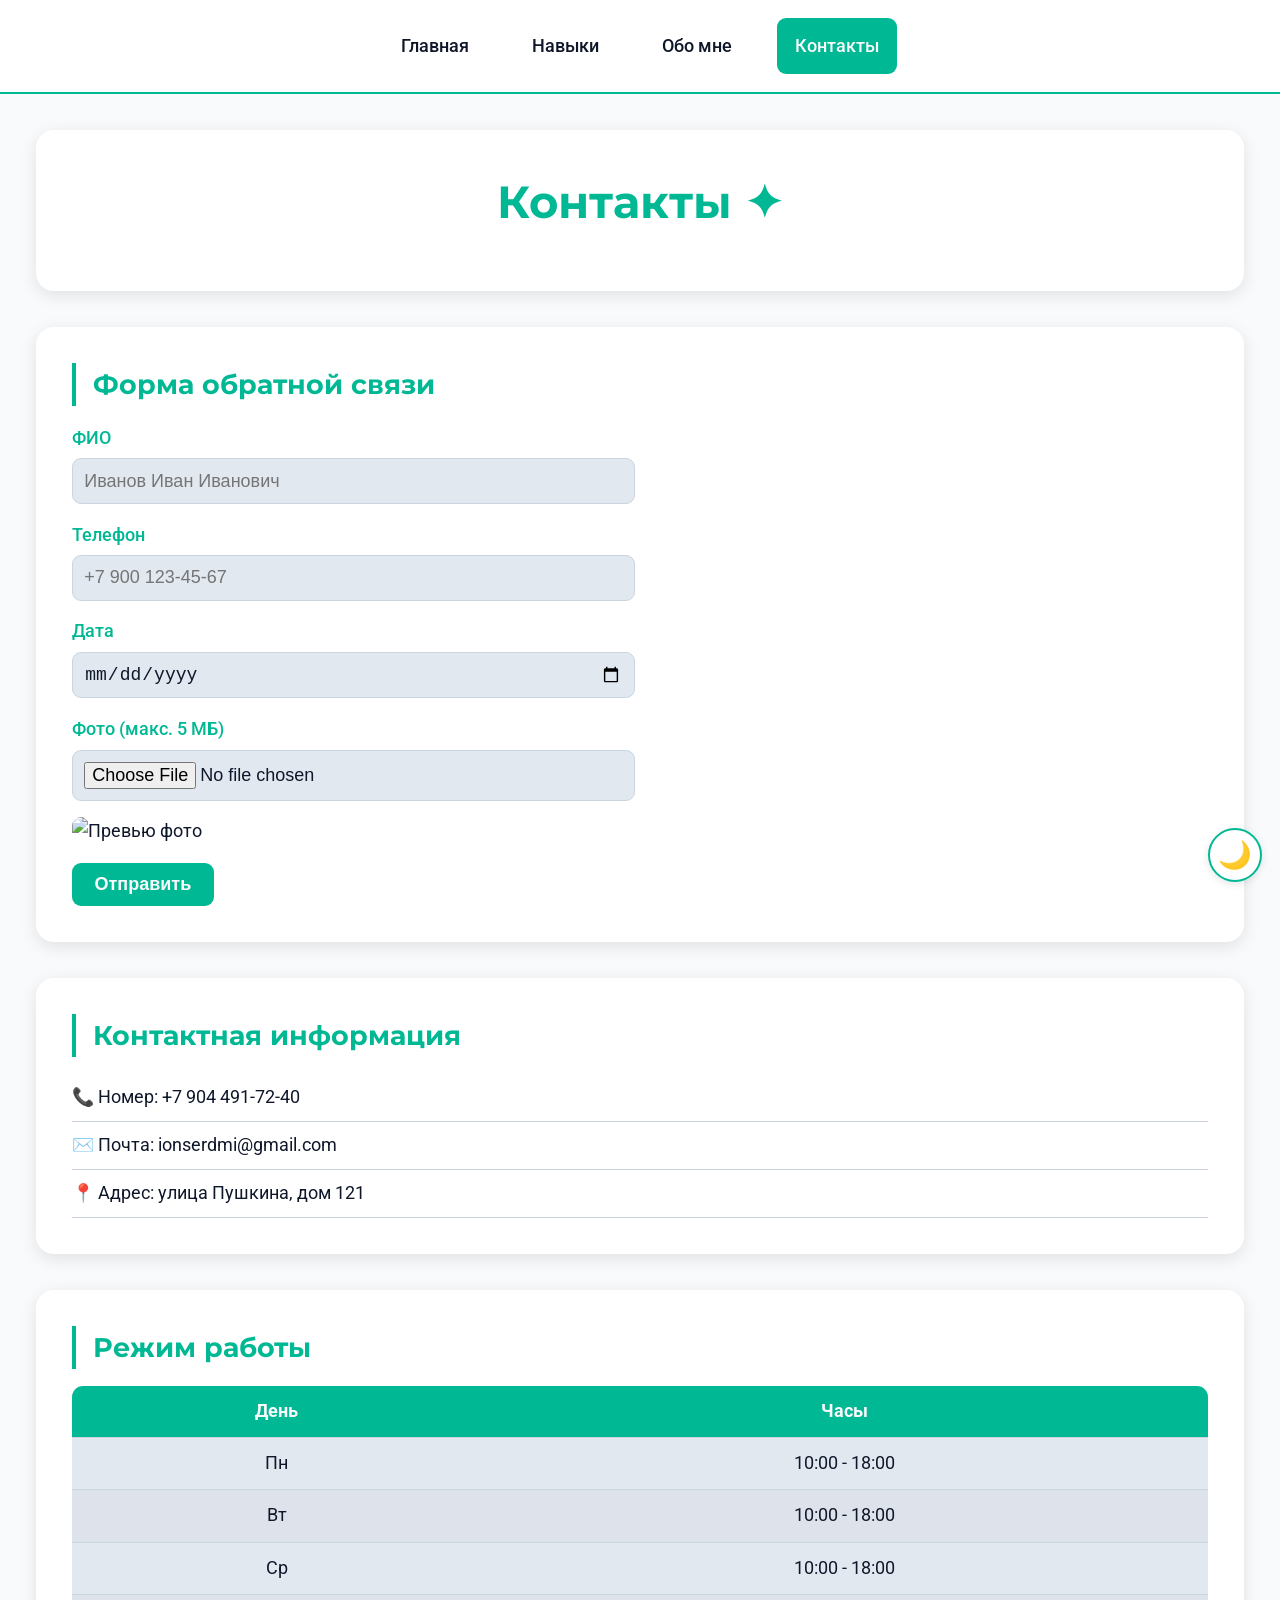
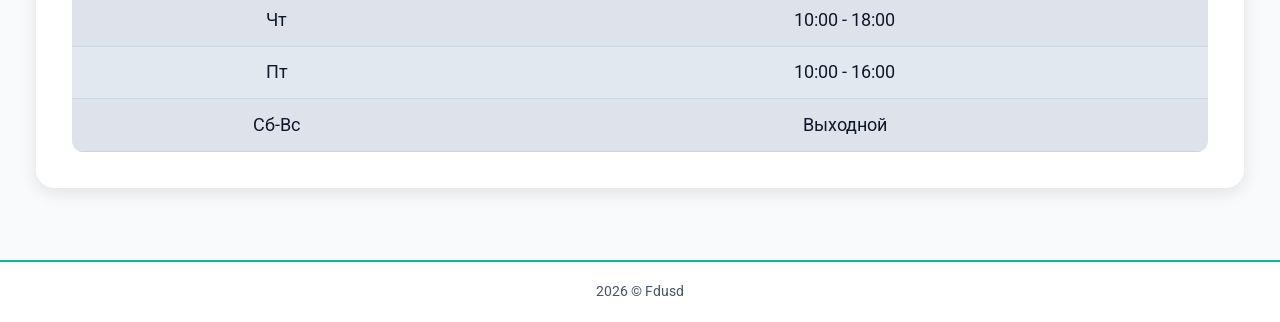
<file: contacts.html>
<!DOCTYPE html>
<html lang="ru">
<head>
    <meta charset="UTF-8">
    <meta name="viewport" content="width=device-width, initial-scale=1.0">
    <title>Контакты | Личный сайт</title>
    <link rel="stylesheet" href="css/main.css">
    <link href="https://fonts.googleapis.com/css2?family=Roboto:wght@400;700;900&family=Montserrat:wght@500;600;700&display=swap" rel="stylesheet">
</head>
<body>
    <header id="header-component"></header>

    <main>
        <section><h1>Контакты</h1></section>
        <section><h2>Форма обратной связи</h2><div id="contact-form"></div></section>
        <section><h2>Контактная информация</h2><div id="contact-info"></div></section>
        <section><h2>Режим работы</h2><div id="working-hours"></div></section>
    </main>

    <footer id="footer-component"></footer>
    <script type="module" src="js/main.js"></script>
</body>
</html>
</file>
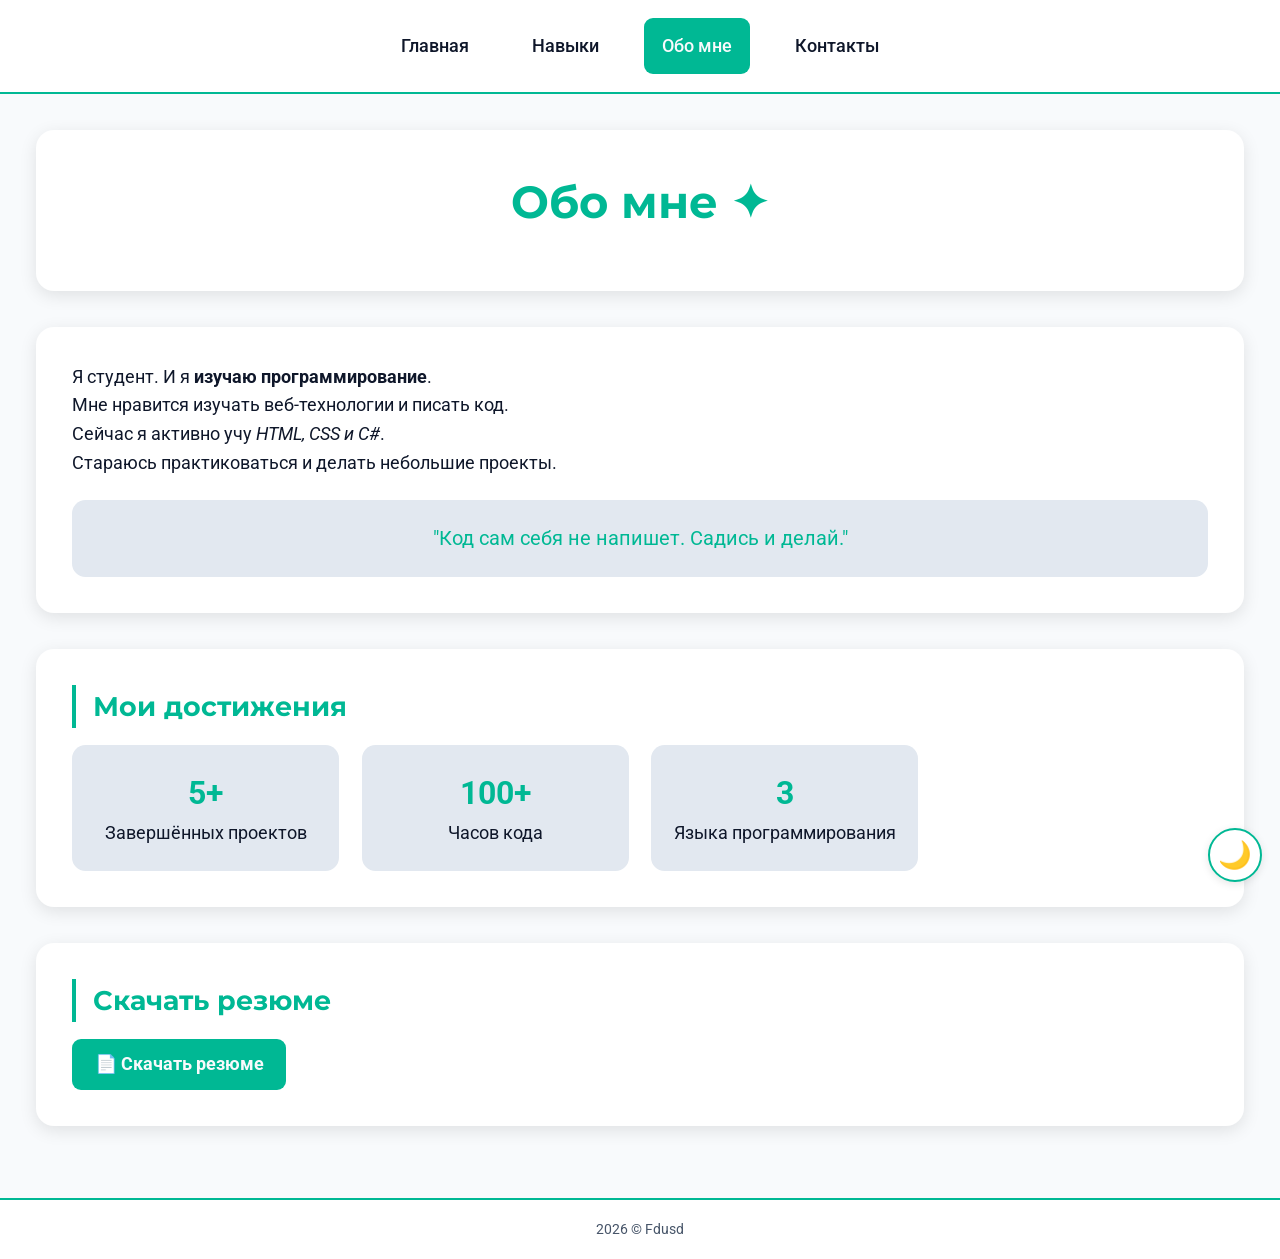
<file: ISD2.html>
<!DOCTYPE html>
<html lang="ru">
<head>
    <meta charset="UTF-8">
    <meta name="viewport" content="width=device-width, initial-scale=1.0">
    <title>Обо мне | Личный сайт</title>
    <link rel="stylesheet" href="css/main.css">
    <link href="https://fonts.googleapis.com/css2?family=Roboto:wght@400;700;900&family=Montserrat:wght@500;600;700&display=swap" rel="stylesheet">
</head>
<body>
    <header id="header-component"></header>

    <main>
        <section><h1>Обо мне</h1></section>
        <section class="about-content"><div id="about-content"></div></section>
        <section><h2>Мои достижения</h2><div id="about-achievements"></div></section>
        <section><h2>Скачать резюме</h2><div id="resume-download"></div></section>
    </main>

    <footer id="footer-component"></footer>
    <script type="module" src="js/main.js"></script>
</body>
</html>
</file>
<file: css/main.css>
/* main.css - Mobile First подход */

/* Светлая тема (по умолчанию) */
:root {
    --main-color: #00b894;
    --main-dark: #00917c;
    --accent: #10b981;
    --danger: #ef4444;
    --warning: #f59e0b;
    
    --bg-primary: #f8fafc;
    --bg-secondary: #ffffff;
    --bg-tertiary: #e2e8f0;
    --text-primary: #0f172a;
    --text-secondary: #475569;
    --border-color: #cbd5e1;
    --shadow-color: rgba(0, 0, 0, 0.1);
    --hover-brightness: 0.95;
}

/* Тёмная тема */
body.dark-theme {
    --bg-primary: #0f172a;
    --bg-secondary: #1e293b;
    --bg-tertiary: #334155;
    --text-primary: #f1f5f9;
    --text-secondary: #cbd5e1;
    --border-color: #334155;
    --shadow-color: rgba(0, 0, 0, 0.3);
    --hover-brightness: 1.1;
}

* {
    margin: 0;
    padding: 0;
    box-sizing: border-box;
}

html {
    font-size: 16px;
    scroll-behavior: smooth;
}

body {
    background: var(--bg-primary);
    color: var(--text-primary);
    font-family: 'Roboto', sans-serif;
    line-height: 1.6;
    display: flex;
    flex-direction: column;
    min-height: 100vh;
    transition: background-color 0.3s ease, color 0.3s ease;
}

/* Кнопка переключения темы */
.theme-toggle {
    position: fixed;
    bottom: 1rem;
    right: 1rem;
    background: var(--bg-secondary);
    color: var(--text-primary);
    border: 2px solid var(--main-color);
    border-radius: 50%;
    width: 3rem;
    height: 3rem;
    font-size: 1.5rem;
    cursor: pointer;
    z-index: 1000;
    display: flex;
    align-items: center;
    justify-content: center;
    transition: all 0.3s ease;
    box-shadow: 0 0.125rem 0.5rem var(--shadow-color);
}

.theme-toggle:hover {
    transform: scale(1.1);
}

/* Бургер-меню (мобильные и планшеты) */
.burger {
    width: 2rem;
    height: 1.6rem;
    display: flex;
    flex-direction: column;
    justify-content: space-between;
    cursor: pointer;
    position: fixed;
    top: 1rem;
    right: 1rem;
    z-index: 101;
}

.burger span {
    height: 0.25rem;
    background: var(--text-primary);
    border-radius: 0.125rem;
    transition: 0.3s;
}

#menu-toggle {
    display: none;
}

header {
    background: var(--bg-secondary);
    padding: 1rem;
    border-bottom: 0.125rem solid var(--main-color);
    position: sticky;
    top: 0;
    z-index: 99;
}

/* Навигация - мобильные и планшеты */
nav {
    position: fixed;
    top: 0;
    left: -100%;
    width: 280px;
    height: auto;
    max-height: 90vh;
    background: var(--bg-secondary);
    transition: 0.3s;
    z-index: 100;
    padding: 1rem;
    box-shadow: 0.125rem 0 0.625rem var(--shadow-color);
    overflow-y: auto;
    border-radius: 0 0 1rem 0;
    margin-top: 4rem;
}

#menu-toggle:checked ~ nav {
    left: 0;
}

#menu-toggle:checked ~ .burger span:nth-child(1) {
    transform: rotate(45deg) translate(0.35rem, 0.35rem);
}

#menu-toggle:checked ~ .burger span:nth-child(2) {
    opacity: 0;
}

#menu-toggle:checked ~ .burger span:nth-child(3) {
    transform: rotate(-45deg) translate(0.45rem, -0.45rem);
}

body:has(#menu-toggle:checked) {
    overflow: hidden;
}

nav ul {
    list-style: none;
    padding: 0;
}

nav li {
    margin: 0.5rem 0;
}

nav a {
    text-decoration: none;
    color: var(--text-primary);
    font-weight: 500;
    padding: 0.75rem 1rem;
    display: block;
    border-radius: 0.5rem;
    transition: 0.2s;
}

nav a:hover,
nav a.active {
    background: var(--main-color);
    color: var(--bg-primary);
}

main {
    flex: 1;
    padding: 1rem;
    width: 100%;
    max-width: 75rem;
    margin: 0 auto;
}

section {
    margin-bottom: 1.5rem;
    padding: 1rem;
    background: var(--bg-secondary);
    border-radius: 1rem;
    box-shadow: 0 0.25rem 0.9375rem var(--shadow-color);
    transition: transform 0.2s;
}

section:hover {
    transform: translateY(-0.125rem);
}

h1, h2, h3, h4, h5, h6 {
    font-family: 'Montserrat', sans-serif;
    margin-bottom: 0.9375rem;
    color: var(--main-color);
}

h1 {
    text-align: center;
    font-size: 1.75rem;
}

h1::after {
    content: " ✦";
    color: var(--main-color);
}

h2 {
    font-size: 1.35rem;
    border-left: 0.25rem solid var(--main-color);
    padding-left: 0.9375rem;
}

.cards {
    display: grid;
    grid-template-columns: 1fr;
    gap: 1.5rem;
}

.card {
    background: var(--bg-tertiary);
    padding: 1rem;
    border-radius: 0.75rem;
    display: flex;
    flex-direction: column;
    gap: 0.5rem;
    transition: 0.3s;
}

.card:hover {
    transform: translateY(-0.3125rem);
    box-shadow: 0 0.5rem 1.5625rem var(--shadow-color);
}

.card img {
    width: 100%;
    aspect-ratio: 1 / 1;
    object-fit: cover;
    border-radius: 0.625rem;
}

.photo-figure img,
.profile-img,
.skills-img {
    width: 100%;
    max-width: 15.625rem;
    aspect-ratio: 1 / 1;
    object-fit: cover;
    border-radius: 50%;
    display: block;
    margin: 0 auto;
    border: 0.1875rem solid var(--main-color);
}

.tech-tags {
    display: flex;
    flex-wrap: wrap;
    gap: 0.5rem;
    margin: 0.5rem 0;
}

.tech-tags span {
    background: var(--main-color);
    color: var(--bg-primary);
    padding: 0.25rem 0.75rem;
    border-radius: 1.25rem;
    font-size: 0.75rem;
    font-weight: bold;
}

.card-links {
    display: flex;
    gap: 0.625rem;
    margin-top: 0.625rem;
}

.card-links a {
    background: var(--main-color);
    color: var(--bg-primary);
    text-decoration: none;
    padding: 0.375rem 0.75rem;
    border-radius: 0.375rem;
    font-size: 0.8rem;
    font-weight: bold;
    transition: all 0.2s;
}

.card-links a:hover {
    transform: translateY(-0.125rem);
    filter: brightness(var(--hover-brightness));
}

.table-wrapper {
    overflow-x: auto;
}

table {
    width: 100%;
    border-collapse: collapse;
    background: var(--bg-tertiary);
    border-radius: 0.625rem;
    overflow: hidden;
}

th, td {
    padding: 0.625rem;
    text-align: center;
    border-bottom: 0.0625rem solid var(--border-color);
}

.table-toolbar {
    display: flex;
    flex-wrap: wrap;
    gap: 0.75rem;
    margin-bottom: 1rem;
    align-items: center;
}

.table-toolbar input,
.table-toolbar select {
    flex: 1;
    min-width: 12rem;
}

.filter-bar {
    display: flex;
    flex-direction: column;
    gap: 1rem;
    padding: 1rem;
    background: var(--bg-tertiary);
    border-radius: 1rem;
    border: 1px solid var(--border-color);
}

.filter-bar input,
.filter-bar select {
    width: 100%;
    padding: 0.85rem 0.95rem;
    border: 1px solid var(--border-color);
    border-radius: 0.75rem;
    background: var(--bg-secondary);
    color: var(--text-primary);
}

.filter-checkboxes {
    display: flex;
    flex-wrap: wrap;
    gap: 0.75rem;
}

.filter-item {
    display: inline-flex;
    align-items: center;
    gap: 0.45rem;
    padding: 0.5rem 0.9rem;
    border-radius: 0.75rem;
    background: var(--bg-secondary);
    border: 1px solid var(--border-color);
    cursor: pointer;
    transition: background 0.2s ease, border-color 0.2s ease;
}

.filter-item input {
    accent-color: var(--main-color);
}

.filter-item:hover {
    background: rgba(0, 184, 148, 0.08);
    border-color: var(--main-color);
}

.table-notice {
    margin-top: 0.75rem;
    font-size: 0.95rem;
    color: var(--text-secondary);
}

th {
    background: var(--main-color);
    color: var(--bg-primary);
    font-weight: bold;
}

tr:nth-child(even) {
    background: rgba(128, 128, 128, 0.05);
}

form {
    max-width: 31.25rem;
    margin-top: 1rem;
}

.form-group {
    margin-bottom: 0.9375rem;
}

.form-group label {
    display: block;
    margin-bottom: 0.3125rem;
    font-weight: 500;
    color: var(--main-color);
}

.form-group small {
    display: block;
    margin-top: 0.25rem;
    font-size: 0.875rem;
    font-weight: 500;
}

.error-message {
    display: block;
    margin-top: 0.25rem;
    font-size: 0.875rem;
    font-weight: 500;
}

input, select, textarea {
    width: 100%;
    padding: 0.625rem;
    border-radius: 0.5rem;
    border: 0.0625rem solid var(--border-color);
    background: var(--bg-tertiary);
    color: var(--text-primary);
    font-size: 1rem;
}

input:focus, select:focus, textarea:focus {
    outline: none;
    border-color: var(--main-color);
    box-shadow: 0 0 0 0.125rem rgba(0, 184, 148, 0.3);
}

button {
    background: var(--main-color);
    color: var(--bg-primary);
    border: none;
    padding: 0.625rem 1.25rem;
    border-radius: 0.5rem;
    font-weight: bold;
    font-size: 1rem;
    cursor: pointer;
    transition: all 0.2s;
}

button:hover {
    transform: translateY(-0.125rem);
    filter: brightness(var(--hover-brightness));
}

.calc-container,
.currency-container {
    max-width: 31.25rem;
}

.calc-inputs {
    display: flex;
    flex-direction: column;
    gap: 0.625rem;
    margin-bottom: 0.9375rem;
}

.currency-selects {
    display: flex;
    flex-direction: column;
    gap: 0.625rem;
    margin: 0.9375rem 0;
}

.currency-selects select {
    flex: 1;
}

.result-display {
    margin-top: 0.9375rem;
    padding: 0.625rem;
    background: var(--bg-tertiary);
    border-radius: 0.5rem;
    text-align: center;
    font-weight: bold;
    font-size: 1.1rem;
}

.quote-block {
    background: var(--bg-tertiary);
    padding: 1.25rem;
    border-radius: 0.75rem;
    text-align: center;
    margin-top: 1.25rem;
}

blockquote {
    font-size: 1.1rem;
    color: var(--main-color);
}

.achievements {
    display: grid;
    grid-template-columns: repeat(auto-fit, minmax(7.5rem, 1fr));
    gap: 1.25rem;
    text-align: center;
}

.achievement-card {
    background: var(--bg-tertiary);
    padding: 1.25rem;
    border-radius: 0.75rem;
}

.achieve-num {
    font-size: 1.8rem;
    font-weight: bold;
    color: var(--main-color);
    display: block;
}

.contacts-list {
    list-style: none;
    padding-left: 0;
}

.contacts-list li {
    padding: 0.5rem 0;
    border-bottom: 0.0625rem solid var(--border-color);
}

.modal {
    display: none;
    position: fixed;
    top: 0;
    left: 0;
    width: 100%;
    height: 100%;
    background: rgba(0, 0, 0, 0.7);
    z-index: 1000;
    justify-content: center;
    align-items: center;
}

.modal-content {
    background: var(--bg-secondary);
    padding: 1.875rem;
    border-radius: 1rem;
    text-align: center;
    border: 0.125rem solid var(--main-color);
}

.preview-img {
    margin-top: 0.625rem;
    border-radius: 0.5rem;
    max-width: 100%;
}

.external-link {
    display: inline-block;
    margin-right: 0.9375rem;
    color: var(--main-color);
    text-decoration: none;
    font-weight: bold;
}

.external-link:hover {
    text-decoration: underline;
}

.download-btn {
    display: inline-block;
    background: var(--main-color);
    color: var(--bg-primary);
    padding: 0.625rem 1.25rem;
    border-radius: 0.5rem;
    text-decoration: none;
    font-weight: bold;
    transition: all 0.2s;
}

.download-btn:hover {
    transform: translateY(-0.125rem);
    filter: brightness(var(--hover-brightness));
}

.reset-btn {
    background: var(--warning);
    margin-top: 0.625rem;
    font-size: 0.85rem;
}

footer {
    background: var(--bg-secondary);
    text-align: center;
    padding: 1rem;
    border-top: 0.125rem solid var(--main-color);
    width: 100%;
    font-size: 0.8rem;
    color: var(--text-secondary);
}

@keyframes fadeIn {
    from {
        opacity: 0;
        transform: translateY(0.625rem);
    }
    to {
        opacity: 1;
        transform: translateY(0);
    }
}

section {
    animation: fadeIn 0.3s ease-out;
}

/* ПЛАНШЕТЫ (768px и выше) */
@media (min-width: 48rem) {
    html {
        font-size: 17px;
    }
    
    main {
        padding: 1.5rem;
    }
    
    section {
        padding: 1.5rem;
        margin-bottom: 2rem;
    }
    
    h1 {
        font-size: 2rem;
    }
    
    h2 {
        font-size: 1.5rem;
    }
    
    .burger {
        display: flex;
    }
    
    nav {
        width: 260px;
        max-height: 85vh;
    }
    
    .cards {
        grid-template-columns: repeat(2, 1fr);
        gap: 1.5rem;
    }
    
    .calc-inputs {
        flex-direction: row;
    }
    
    .currency-selects {
        flex-direction: row;
    }
    
    .achievements {
        grid-template-columns: repeat(4, 1fr);
    }
}

/* ДЕСКТОПЫ (1024px и выше) */
@media (min-width: 64rem) {
    html {
        font-size: 18px;
    }
    
    main {
        padding: 2rem;
    }
    
    section {
        padding: 2rem;
    }
    
    h1 {
        font-size: 2.5rem;
    }
    
    /* На десктопах бургер скрывается, меню горизонтальное */
    .burger {
        display: none;
    }
    
    nav {
        position: static;
        width: auto;
        height: auto;
        max-height: none;
        padding: 0;
        box-shadow: none;
        background: transparent;
        margin-top: 0;
    }
    
    nav ul {
        display: flex;
        flex-direction: row;
        justify-content: center;
        gap: 1.5rem;
    }
    
    nav li {
        margin: 0;
    }
    
    nav a {
        display: inline-block;
    }
    
    .cards {
        grid-template-columns: repeat(3, 1fr);
        gap: 2rem;
    }
}

/* БОЛЬШИЕ ЭКРАНЫ (1440px и выше) */
@media (min-width: 90rem) {
    .cards {
        grid-template-columns: repeat(4, 1fr);
    }
}

/* МАЛЕНЬКИЕ ЭКРАНЫ (до 480px) */
@media (max-width: 30rem) {
    html {
        font-size: 14px;
    }
    
    section {
        padding: 0.75rem;
    }
    
    h1 {
        font-size: 1.4rem;
    }
    
    h2 {
        font-size: 1.2rem;
    }
    
    .card {
        padding: 0.75rem;
    }
}

@media (prefers-reduced-motion: reduce) {
    *,
    *::before,
    *::after {
        animation-duration: 0.01ms !important;
        animation-iteration-count: 1 !important;
        transition-duration: 0.01ms !important;
    }
}
.photo-figure img,
.profile-img,
#photo-section img {
    width: 100%;
    max-width: 250px;
    aspect-ratio: 1 / 1;
    object-fit: cover;
    border-radius: 0;
    display: block;
    margin: 0 auto;
    border: 3px solid var(--main-color);
}
</file>
